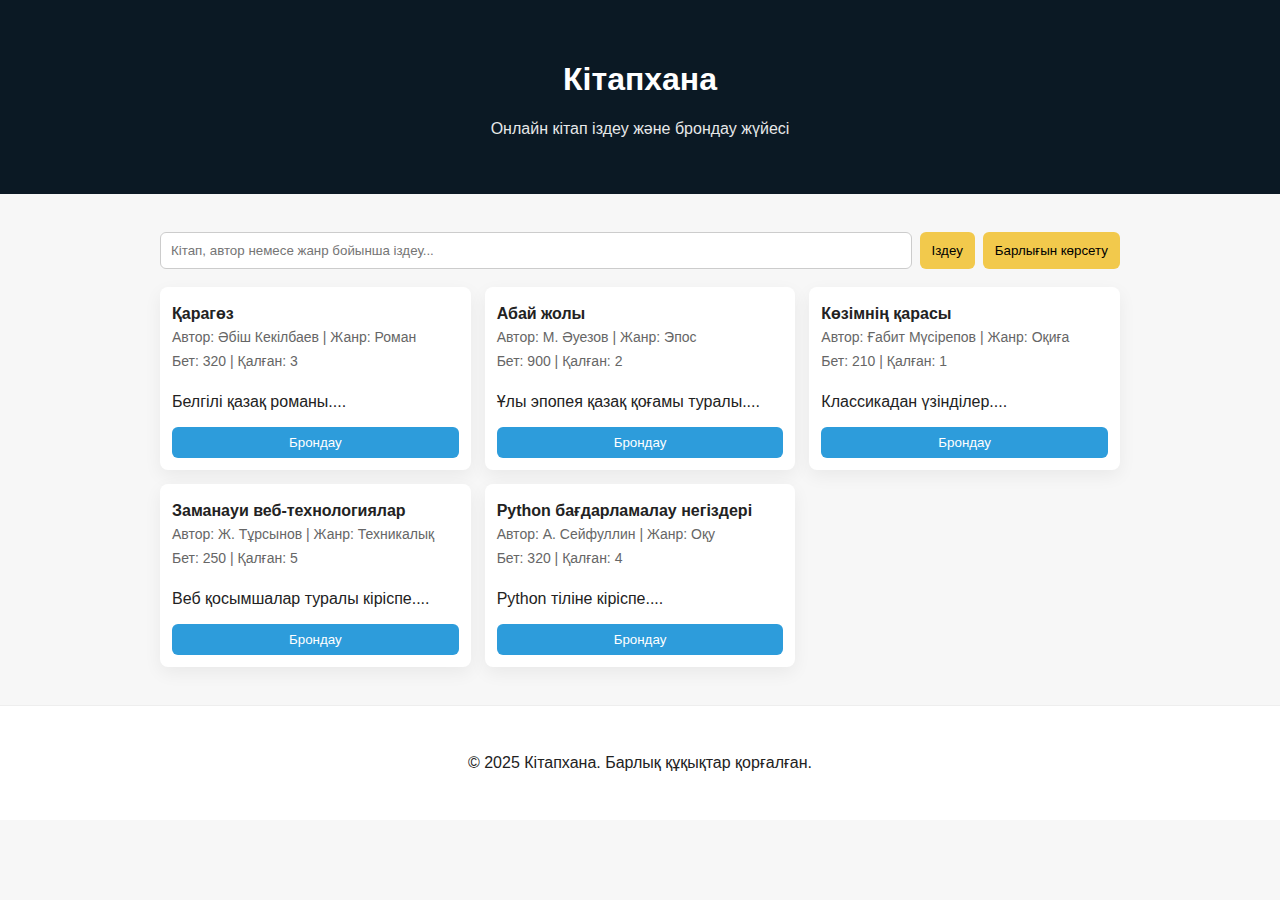
<file: проект 2/index.html>
<!DOCTYPE html>
<html lang="kk">
<head>
  <meta charset="utf-8">
  <meta name="viewport" content="width=device-width,initial-scale=1">
  <title>Кітапхана жүйесі</title>
  <link rel="stylesheet" href="styles.css">
</head>
<body>
  <header class="header">
    <div class="container">
      <h1>Кітапхана</h1>
      <p>Онлайн кітап іздеу және брондау жүйесі</p>
    </div>
  </header>

  <main class="container">
    <section class="search">
      <input id="q" placeholder="Кітап, автор немесе жанр бойынша іздеу...">
      <button id="searchBtn">Іздеу</button>
      <button id="allBtn">Барлығын көрсету</button>
    </section>

    <section id="books" class="grid"></section>
  </main>

  <div id="modal" class="modal hidden">
    <div class="modal-content">
      <h3 id="mTitle">Кітапты брондау</h3>
      <p id="mInfo"></p>
      <label>Аты-жөнің: <input id="u_name" type="text"></label>
      <label>Телефон: <input id="u_phone" type="text"></label>
      <div class="actions">
        <button id="confirm">Растау</button>
        <button id="close">Жабу</button>
      </div>
      <p id="mMsg" class="msg"></p>
    </div>
  </div>

  <footer class="footer">
    <div class="container">
      <p>© 2025 Кітапхана. Барлық құқықтар қорғалған.</p>
    </div>
  </footer>

  <script src="app.js"></script>
</body>
</html>
</file>
<file: проект 2/styles.css>
:root{--accent:#f2c94c;--bg:#f7f7f7}
*{box-sizing:border-box}
body{font-family:Arial,Helvetica,sans-serif;margin:0;background:var(--bg);color:#222}
.container{max-width:1000px;margin:0 auto;padding:20px}
.header{background:#0b1924;color:white;padding:20px 0;text-align:center}
.header p{opacity:0.9;margin-top:6px}
.search{display:flex;gap:8px;margin:18px 0}
.search input{flex:1;padding:10px;border-radius:6px;border:1px solid #ccc}
.search button{padding:10px 12px;border:none;border-radius:6px;background:var(--accent);cursor:pointer}
.grid{display:grid;grid-template-columns:repeat(auto-fill,minmax(240px,1fr));gap:14px}
.card{background:white;padding:12px;border-radius:8px;box-shadow:0 6px 18px rgba(0,0,0,0.06);display:flex;flex-direction:column}
.card h4{margin:6px 0}
.card .meta{color:#666;font-size:14px;margin-bottom:8px}
.card button{margin-top:auto;padding:8px;border:none;border-radius:6px;background:#2d9cdb;color:white;cursor:pointer}
.footer{background:#fff;padding:12px;margin-top:18px;text-align:center;border-top:1px solid #eee}
.modal{position:fixed;inset:0;background:rgba(0,0,0,0.5);display:flex;align-items:center;justify-content:center}
.hidden{display:none}
.modal-content{background:white;padding:18px;border-radius:8px;min-width:320px}
.modal-content label{display:block;margin-top:8px}
.actions{margin-top:12px;display:flex;gap:8px}
.msg{color:green;margin-top:8px}
</file>
